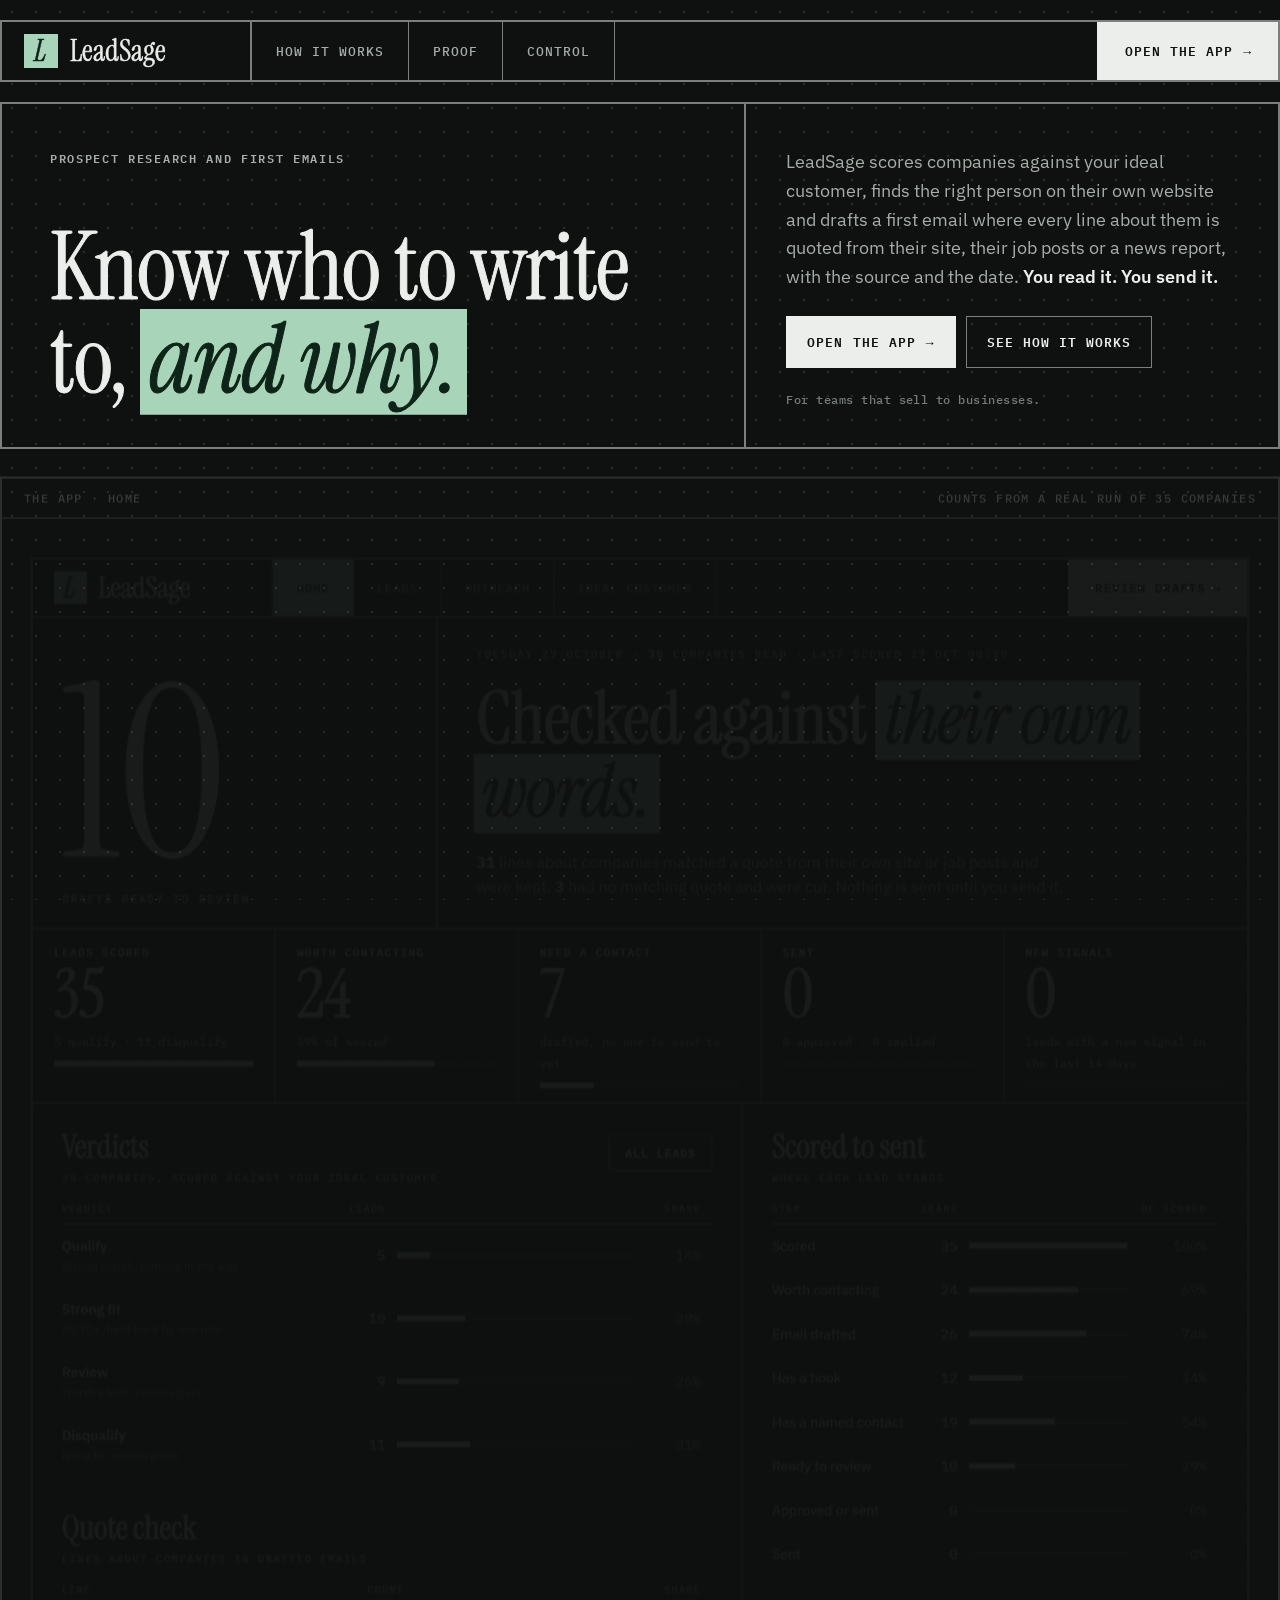
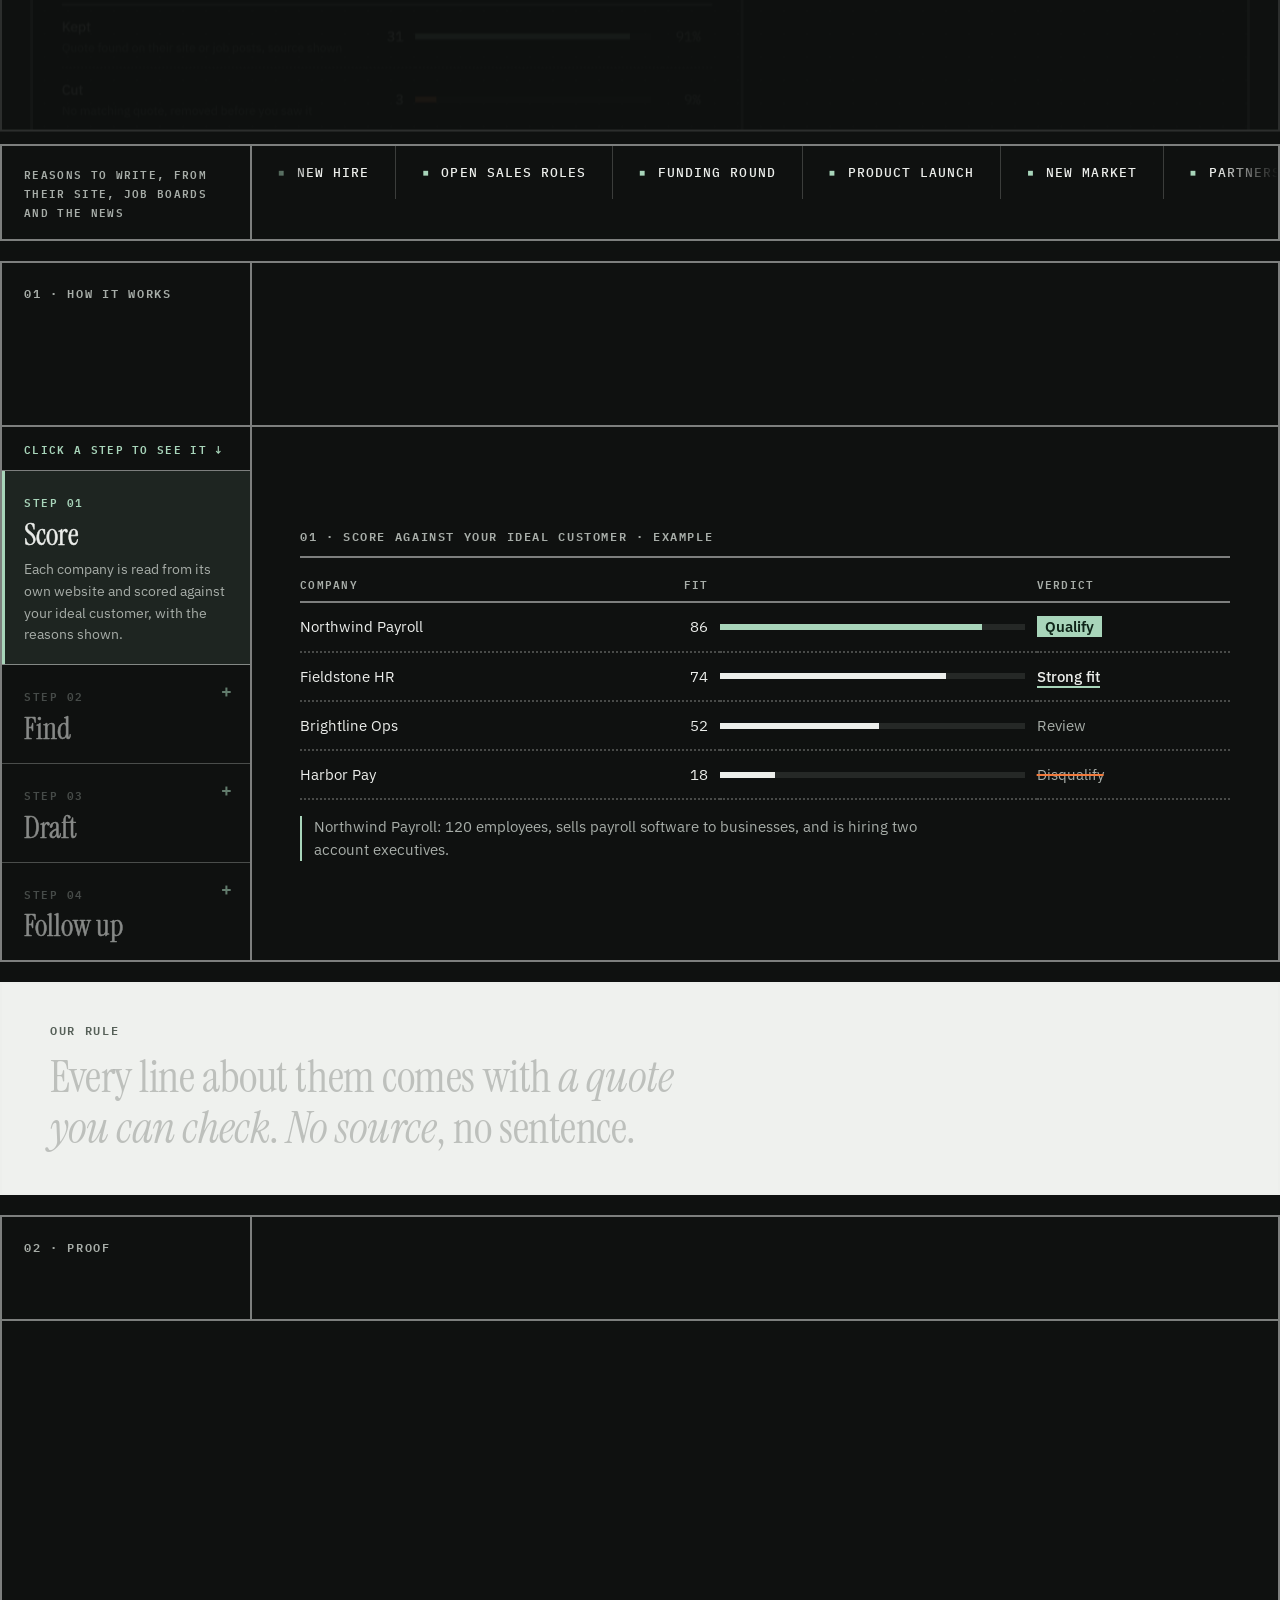
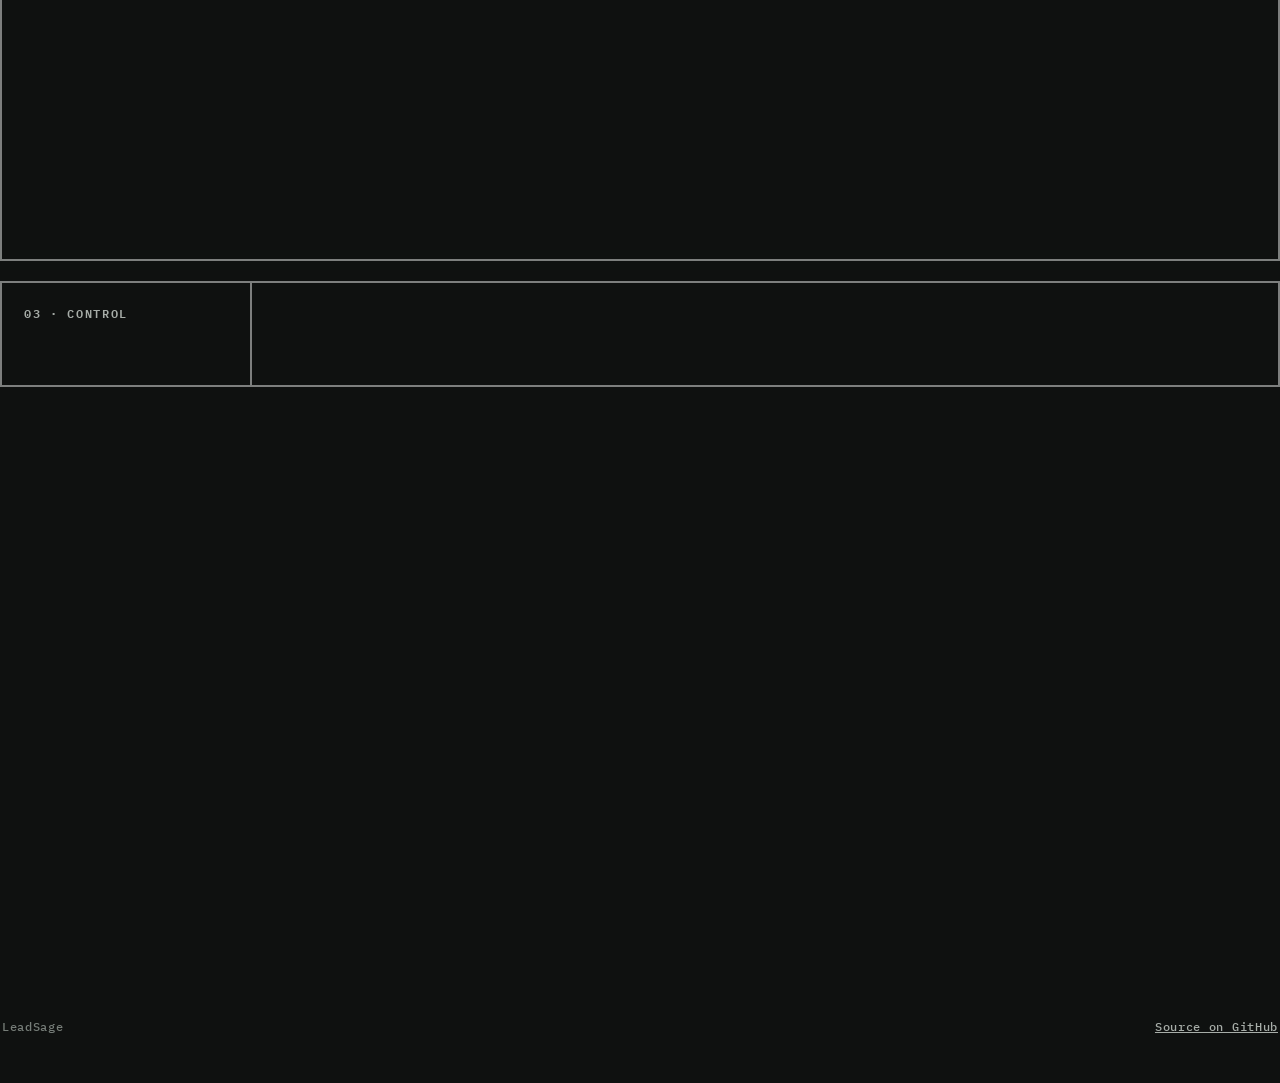
<file: site/index.html>
<!doctype html>
<html lang="en">
<head>
  <meta charset="utf-8">
  <meta name="viewport" content="width=device-width, initial-scale=1">
  <meta http-equiv="Content-Security-Policy" content="default-src 'self'; script-src 'self'; style-src 'self'; img-src 'self'; font-src 'self'; connect-src 'none'; object-src 'none'; base-uri 'none'; form-action 'none'">
  <meta name="referrer" content="no-referrer">
  <title>LeadSage</title>
  <meta name="description" content="LeadSage scores companies against your ideal customer, finds the right person on their own website and drafts a first email where every line about them is quoted from their site, their job posts or a news report.">
  <link rel="icon" href="assets/icon.svg" type="image/svg+xml">
  <link rel="preload" href="assets/fonts/instrument-serif-400.woff2" as="font" type="font/woff2" crossorigin>
  <link rel="stylesheet" href="assets/site.css">
</head>
<body>
<div class="bg" aria-hidden="true">
    <div class="dots"></div>
    <div class="spot"></div>
    <div class="spot core"></div>
  </div>
  <div class="nb">
    <header class="top" id="top">
      <a class="mark" href="#top" aria-label="LeadSage home"><i>L</i><span>LeadSage</span></a>
      <nav class="nav" id="pills" aria-label="Sections">
        <a href="#how">How it works</a>
        <a href="#proof">Proof</a>
        <a href="#control">Control</a>
      </nav>
      <a class="go" href="http://127.0.0.1:8000/">Open the app <span class="arr">&rarr;</span></a>
    </header>

    <main>
      <section class="hero band">
        <div class="h">
          <p class="kick">Prospect research and first emails</p>
          <h1 data-split>Know who to write to, <mark class="on">and why.</mark></h1>
        </div>
        <div class="s">
          <p class="lede">LeadSage scores companies against your ideal customer, finds the right person on their own website and drafts a first email where every line about them is quoted from their site, their job posts or a news report, with the source and the date. <b>You read it. You send it.</b></p>
          <div class="actions">
            <a class="btn" href="http://127.0.0.1:8000/">Open the app <span class="arr">&rarr;</span></a>
            <a class="btn line" href="#how">See how it works</a>
          </div>
          <p class="fine">For teams that sell to businesses.</p>
        </div>
      </section>

      <figure class="shot band reveal">
        <figcaption><span>The app · Home</span><span class="hide-sm">Counts from a real run of 35 companies</span></figcaption>
        <div class="frame"><img src="assets/app-home.webp" alt="The LeadSage app: drafts ready to review, lead counts, verdicts, the quote check and where each lead stands" width="2530" height="2456"></div>
      </figure>

      <section class="ticker band" aria-label="Reasons to write">
        <div class="lab">Reasons to write, from their site, job boards and the news</div>
        <div class="marquee"><div class="track"><span class="sig">New hire</span><span class="sig">Open sales roles</span><span class="sig">Funding round</span><span class="sig">Product launch</span><span class="sig">New market</span><span class="sig">Partnership</span><span class="sig">Event</span><span class="sig">Award</span><span class="sig" aria-hidden="true">New hire</span><span class="sig" aria-hidden="true">Open sales roles</span><span class="sig" aria-hidden="true">Funding round</span><span class="sig" aria-hidden="true">Product launch</span><span class="sig" aria-hidden="true">New market</span><span class="sig" aria-hidden="true">Partnership</span><span class="sig" aria-hidden="true">Event</span><span class="sig" aria-hidden="true">Award</span></div></div>
      </section>

      <div class="sechead" id="how">
        <div class="no">01 · How it works</div>
        <div class="t reveal"><h2>From a list of companies to an email <mark>you can stand behind.</mark></h2></div>
      </div>
      <section class="pin band" id="pin">
        <div class="stick">
          <div class="steps" id="steps">
            <p class="cue">Click a step to see it <span aria-hidden="true">&darr;</span></p>
            <div class="step is-on"><button type="button"><span class="num">STEP 01</span><b>Score</b><span class="more"><span><span class="desc">Each company is read from its own website and scored against your ideal customer, with the reasons shown.</span></span></span></button></div>
            <div class="step"><button type="button"><span class="num">STEP 02</span><b>Find</b><span class="more"><span><span class="desc">It reads the company's team and leadership pages for the person who runs sales. It gives you a name and a title, not an email address.</span></span></span></button></div>
            <div class="step"><button type="button"><span class="num">STEP 03</span><b>Draft</b><span class="more"><span><span class="desc">The first email opens with something timely, and every line about the company is quoted from their site, their job posts or a news report.</span></span></span></button></div>
            <div class="step"><button type="button"><span class="num">STEP 04</span><b>Follow up</b><span class="more"><span><span class="desc">Up to three follow-ups, 3, 7 and 14 days after the first email. Mark a reply and the sequence stops.</span></span></span></button></div>
          </div>

          <div class="stage" id="stage">
            <div class="scene on">
              <div class="scene-label">01 · Score against your ideal customer · Example</div>
              <table>
                <tr class="pop d-0"><th>Company</th><th class="r">Fit</th><th class="hide-sm wd-34p"></th><th>Verdict</th></tr>
                <tr class="pop d-0"><td>Northwind Payroll</td><td class="r num">86</td><td class="hide-sm"><div class="bar"><i class="hl bw-86 d-0"></i></div></td><td><span class="v-q">Qualify</span></td></tr>
                <tr class="pop d-1"><td>Fieldstone HR</td><td class="r num">74</td><td class="hide-sm"><div class="bar"><i class="bw-74 d-1"></i></div></td><td><span class="v-s">Strong fit</span></td></tr>
                <tr class="pop d-2"><td>Brightline Ops</td><td class="r num">52</td><td class="hide-sm"><div class="bar"><i class="bw-52 d-2"></i></div></td><td><span class="v-r">Review</span></td></tr>
                <tr class="pop d-3"><td>Harbor Pay</td><td class="r num">18</td><td class="hide-sm"><div class="bar"><i class="bw-18 d-3"></i></div></td><td><span class="v-d">Disqualify</span></td></tr>
              </table>
              <p class="why pop d-4">Northwind Payroll: 120 employees, sells payroll software to businesses, and is hiring two account executives.</p>
            </div>

            <div class="scene">
              <div class="scene-label">02 · Find the person who runs sales · Example</div>
              <table>
                <tr class="pop d-0"><th>Named on their site</th><th>Title</th><th></th></tr>
                <tr class="pop d-0"><td><b>Priya Rao</b></td><td>Head of Sales</td><td><span class="pill hl">Buyer match</span></td></tr>
                <tr class="pop d-1"><td>Dan Wu</td><td>Head of Engineering</td><td><span class="pill">Not a buyer</span></td></tr>
                <tr class="pop d-2"><td>Mei Tan</td><td>Office Manager</td><td><span class="pill">Not a buyer</span></td></tr>
              </table>
              <p class="src pop d-3">Read from northwind.example/leadership on 14 Oct 2026. The name and the title are both on the page.</p>
            </div>

            <div class="scene">
              <div class="scene-label">03 · Draft with every line quoted · Example</div>
              <div class="letter pop d-0">
                <div class="to"><span>To: Priya Rao</span><span>Hook: new sales roles</span></div>
                <p>Hi Priya,</p>
                <p><span class="hlx">You are hiring two account executives for your Singapore office.</span><sup>1</sup></p>
                <p>New reps spend their first weeks researching accounts. We research and qualify prospects and time the first message, so they start on warm conversations.</p>
                <p>How are you planning to get the new team ramped on prospecting?</p>
              </div>
              <p class="src pop d-2"><sup class="hl-ink">1</sup> northwind.example/careers · read 14 Oct 2026</p>
            </div>

            <div class="scene">
              <div class="scene-label">04 · Follow up, then stop</div>
              <div class="tl">
                <div class="first pop d-0"><b>Day 0</b><small>First email, sent by you</small></div>
                <div class="pop d-1"><b>Day 3</b><small>One new detail</small></div>
                <div class="pop d-2"><b>Day 7</b><small>Another new detail</small></div>
                <div class="pop d-3"><b>Day 14</b><small>Last note, and says so</small></div>
              </div>
              <p class="src pop d-4">Mark a reply and the sequence stops. Nothing goes out without your approval.</p>
            </div>
          </div>
        </div>
      </section>

      <section class="rule band" id="statement">
        <p class="kick">Our rule</p>
        <p class="statement" id="statementText">Every line about them comes with <span class="key">a quote you can check</span>. <span class="key">No source</span>, no sentence.</p>
      </section>

      <div class="sechead" id="proof">
        <div class="no">02 · Proof</div>
        <div class="t reveal"><h2>Every line about them <mark>has a source.</mark></h2></div>
      </div>
      <section class="proof band">
        <div class="txt reveal">
          <p class="lede">Every sentence about the company carries a quote. LeadSage checks that the quote is in the text it came from: their site, a job post or a news headline. If it is not, the sentence is cut.</p>
          <ul class="list">
            <li><strong>Exact quotes.</strong>The quote behind each sentence has to appear in its source word for word.</li>
            <li><strong>Names and numbers checked.</strong>A name, a place or a number in the sentence has to be in their text too.</li>
            <li><strong>Dated.</strong>Each line keeps the page it came from and the day it was read.</li>
          </ul>
        </div>
        <div class="demo reveal" id="demo">
          <div class="letter">
            <div class="to"><span>Example first email · Northwind Payroll</span><span>Draft</span></div>
            <p>Hi Priya,</p>
            <p><button type="button" class="cite on" data-k="a">You are opening an office in Singapore.</button> <button type="button" class="cite" data-k="b">Your team lists two open account executive roles.</button> <button type="button" class="cite cut" data-k="c">You recently won an industry award.</button></p>
            <p>New reps usually spend their first weeks researching accounts. We research and qualify prospects and time the first message.</p>
            <p>How are you planning to get the new team ramped on prospecting?</p>
          </div>
          <div class="source" id="source" aria-live="polite"></div>
          <p class="hint">Select a marked sentence to see where it came from.</p>
        </div>
      </section>

      <div class="sechead" id="control">
        <div class="no">03 · Control</div>
        <div class="t reveal"><h2>Nothing goes out <mark>without you.</mark></h2></div>
      </div>
      <section class="cells band reveal">
        <div class="cell i-0"><span class="idx">A</span><h3>You approve every email</h3><p>Nothing goes out until you approve the draft and click send. It leaves from your own mailbox, one email at a time, or you send it yourself.</p></div>
        <div class="cell i-1"><span class="idx">B</span><h3>Scoring stays on your machine</h3><p>Scoring and contact finding use a local model. Drafting can use a free cloud model or stay local.</p></div>
        <div class="cell i-2"><span class="idx">C</span><h3>Opt-out built in</h3><p>Every email ends with an opt-out line, and a do-not-contact list keeps a company out, even after rescoring.</p></div>
      </section>

      <section class="nums band reveal" aria-label="By design">
        <div><small>Sources</small><b><span data-to="1">1</span></b><p>for every line about a company</p></div>
        <div><small>Follow-ups</small><b><span data-to="3">3</span></b><p>at most, then it stops</p></div>
        <div><small>Sent without you</small><b><span data-to="0">0</span></b><p>every email waits for your click</p></div>
        <div><small>Words</small><b><span data-to="100">100</span></b><p>at most in a first email</p></div>
      </section>

      <section class="cta reveal">
        <div class="h"><p class="kick">Try it</p><h2>See it on <mark>your own leads.</mark></h2></div>
        <div class="s">
          <p class="lede">Open the app, add a list of companies and score them.</p>
          <div class="actions"><a class="btn" href="http://127.0.0.1:8000/">Open the app <span class="arr">&rarr;</span></a></div>
        </div>
      </section>
    </main>
  </div>

  <footer>
    <span>LeadSage</span>
    <button type="button" class="motion-toggle" id="motion" hidden>Play animations</button>
    <a href="https://github.com/Sp-dev5/LeadSage">Source on GitHub</a>
  </footer>

  <script src="assets/site.js"></script>
</body>
</html>
</file>
<file: site/assets/site.css>
@font-face { font-family: "Instrument Serif"; src: url("fonts/instrument-serif-400.woff2") format("woff2"); font-weight: 400; font-style: normal; font-display: swap; }
@font-face { font-family: "Instrument Serif"; src: url("fonts/instrument-serif-400-italic.woff2") format("woff2"); font-weight: 400; font-style: italic; font-display: swap; }
@font-face { font-family: "IBM Plex Sans"; src: url("fonts/ibm-plex-sans.woff2") format("woff2"); font-weight: 400 600; font-display: swap; }
@font-face { font-family: "IBM Plex Mono"; src: url("fonts/ibm-plex-mono-400.woff2") format("woff2"); font-weight: 400; font-display: swap; }
@font-face { font-family: "IBM Plex Mono"; src: url("fonts/ibm-plex-mono-500.woff2") format("woff2"); font-weight: 500; font-display: swap; }
@font-face { font-family: "IBM Plex Mono"; src: url("fonts/ibm-plex-mono-600.woff2") format("woff2"); font-weight: 600; font-display: swap; }

:root {
  --page: #0F1110; --raised: #161917; --panel-rgb: 15, 17, 16;
  --ink-rgb: 236, 238, 235; --hl-rgb: 168, 213, 186;
  --ink: #ECEEEB; --soft: #A7ADA8; --faint: #767D78;
  --rule: rgba(var(--ink-rgb), .5); --rule-soft: rgba(var(--ink-rgb), .2); --dot: rgba(var(--ink-rgb), .26);
  --pen: #F07A3C; --pen-dark: #C2531C;
  --card: #EFF1EE; --card-ink: #0F120F; --card-soft: #566058;
  --hl: #A8D5BA; --hl-ink: #0E2418; --hl-soft: rgba(var(--hl-rgb), .45);
  --spot-rgb: 168, 213, 186;
  --serif: "Instrument Serif", Georgia, serif; --sans: "IBM Plex Sans", system-ui, sans-serif; --mono: "IBM Plex Mono", ui-monospace, monospace;
  --ease: cubic-bezier(.2, .7, .2, 1);
  color-scheme: dark;
}
* { box-sizing: border-box; }
html { scroll-behavior: smooth; -webkit-text-size-adjust: 100%; }
body { margin: 0; color: var(--ink); font: 400 16px/1.55 var(--sans); background-color: var(--page); }
a { color: inherit; }
img { max-width: 100%; display: block; }
button { font: inherit; color: inherit; background: none; border: 0; padding: 0; cursor: pointer; text-align: left; }
::selection { background: var(--hl); color: var(--hl-ink); }
:focus-visible { outline: 2px solid var(--hl); outline-offset: 2px; }

.nb { max-width: 1320px; margin: 20px auto 0; }
.bg { position: fixed; inset: 0; z-index: -1; overflow: hidden; pointer-events: none; }
.bg .dots { position: absolute; inset: 0; background-image: radial-gradient(rgba(var(--ink-rgb), .12) 1.2px, transparent 1.3px); background-size: 24px 24px; }
.spot { position: absolute; inset: 0; pointer-events: none; background-image: radial-gradient(rgba(var(--spot-rgb), .8) 1.5px, transparent 1.6px); background-size: 24px 24px;
  -webkit-mask-image: radial-gradient(110px circle at var(--x, -999px) var(--y, -999px), #000 0%, rgba(0, 0, 0, .35) 55%, transparent 100%);
  mask-image: radial-gradient(110px circle at var(--x, -999px) var(--y, -999px), #000 0%, rgba(0, 0, 0, .35) 55%, transparent 100%); }
.spot.core { background-image: radial-gradient(rgba(var(--spot-rgb), 1) 2.8px, transparent 3px);
  -webkit-mask-image: radial-gradient(46px circle at var(--x, -999px) var(--y, -999px), #000 0%, #000 35%, transparent 100%);
  mask-image: radial-gradient(46px circle at var(--x, -999px) var(--y, -999px), #000 0%, #000 35%, transparent 100%); }
.spot { --x: var(--lx); --y: var(--ly); }

.band { border-bottom: 2px solid var(--rule); }
.pad { padding: 64px 48px; }
main > * { border-left: 2px solid var(--rule); border-right: 2px solid var(--rule); }
main > .hero, main > .shot, main > .ticker, main > .sechead, main > .rule, main > .nums, main > .cta { margin-top: 20px; border-top: 2px solid var(--rule); }
main > .cta { border-bottom: 2px solid var(--rule); }

.top { position: sticky; top: 0; z-index: 20; display: grid; grid-template-columns: 250px 1fr auto; border: 2px solid var(--rule); background: var(--page); }
.mark { display: flex; align-items: center; gap: 12px; padding: 12px 22px; border-right: 2px solid var(--rule); text-decoration: none; }
.mark i { display: grid; place-items: center; width: 34px; height: 34px; background: var(--hl); color: var(--hl-ink); font: italic 400 30px/1 var(--serif); -webkit-text-stroke: .5px currentColor; padding-right: 2px; }
.mark span { font: 400 30px/1 var(--serif); -webkit-text-stroke: .5px currentColor; }
.nav { display: flex; font: 500 12.5px var(--mono); text-transform: uppercase; letter-spacing: .08em; }
.nav a { display: flex; align-items: center; padding: 0 24px; border-right: 1px solid var(--rule); color: var(--soft); text-decoration: none; transition: background 160ms, color 160ms; }
.nav a:hover { color: var(--ink); background: rgba(var(--ink-rgb), .06); }
.nav a.is-on { background: var(--hl); color: var(--hl-ink); }
.go { display: flex; align-items: center; gap: 10px; padding: 0 26px; font: 600 13px var(--mono); text-transform: uppercase; letter-spacing: .08em; background: var(--ink); color: var(--card-ink); text-decoration: none; border-left: 2px solid var(--rule); transition: background 160ms; }
.go:hover { background: var(--hl); color: var(--hl-ink); }
.arr { display: inline-block; transition: transform 200ms var(--ease); }
a:hover .arr { transform: translateX(4px); }

.kick { margin: 0; font: 600 12px var(--mono); letter-spacing: .14em; text-transform: uppercase; color: var(--soft); }
h1 { margin: 0; font: 400 clamp(54px, 7.4vw, 104px)/.98 var(--serif); letter-spacing: -.015em; -webkit-text-stroke: 1px currentColor; }
h2 { margin: 0; font: 400 clamp(38px, 4.6vw, 62px)/1.02 var(--serif); letter-spacing: -.01em; -webkit-text-stroke: .8px currentColor; text-wrap: balance; }
h3 { margin: 0; font: 400 28px/1.15 var(--serif); -webkit-text-stroke: .5px currentColor; }
mark { background: none; font-style: italic; color: var(--hl-ink); padding: 0 .1em; margin: 0 -.03em; -webkit-box-decoration-break: clone; box-decoration-break: clone;
  background-image: linear-gradient(var(--hl), var(--hl)); background-repeat: no-repeat; background-size: 0% 86%; background-position: 0 62%; transition: background-size 1s var(--ease); }
.in mark, mark.on { background-size: 100% 86%; }
.lede { margin: 0; font-size: 18px; line-height: 1.6; color: var(--soft); max-width: 560px; }
.lede b { color: var(--ink); font-weight: 600; }
.fine { margin: 0; font: 500 12px var(--mono); color: var(--faint); letter-spacing: .04em; }

.btn { display: inline-flex; align-items: center; gap: 10px; font: 600 13px var(--mono); text-transform: uppercase; letter-spacing: .08em; padding: 14px 20px; border: 1px solid var(--ink); background: var(--ink); color: var(--card-ink); text-decoration: none; transition: background 150ms, color 150ms, border-color 150ms; }
.btn:hover { background: var(--hl); border-color: var(--hl); color: var(--hl-ink); }
.btn.line { background: transparent; color: var(--ink); border-color: var(--rule); }
.btn.line:hover { border-color: var(--hl); color: var(--hl); background: transparent; }
.actions { display: flex; flex-wrap: wrap; gap: 10px; }

.hero { display: grid; grid-template-columns: 7fr 5fr; }
.hero .h { padding: 44px 48px 40px; border-right: 2px solid var(--rule); display: grid; gap: 28px; align-content: space-between; }
.hero .s { padding: 44px 40px 40px; display: grid; gap: 24px; align-content: end; }
.w { display: inline-block; overflow: hidden; vertical-align: bottom; padding-bottom: .1em; margin-bottom: -.1em; }
.w > span { display: inline-block; transform: translateY(112%); animation: up 760ms var(--ease) forwards; animation-delay: calc(var(--i) * 70ms + 120ms); }
@keyframes up { to { transform: none; } }
.shot { border-top: 2px solid var(--rule); padding: 0; margin: 0; position: relative; }
.shot figcaption { display: flex; justify-content: space-between; gap: 16px; padding: 12px 22px; font: 500 11.5px var(--mono); text-transform: uppercase; letter-spacing: .12em; color: var(--soft); border-bottom: 1px solid var(--rule); }
.shot .frame { padding: 28px 28px 0; overflow: hidden; }
.shot img { width: 100%; height: auto; border: 1px solid var(--rule); border-bottom: 0; transform: translateY(18px); opacity: .0; transition: transform 1.1s var(--ease), opacity .9s ease; }
.shot.in img { transform: none; opacity: 1; }

.ticker { display: grid; grid-template-columns: 250px 1fr; }
.ticker .lab { padding: 18px 22px; border-right: 2px solid var(--rule); font: 600 11px var(--mono); text-transform: uppercase; letter-spacing: .12em; color: var(--soft); }
.marquee { overflow: hidden; -webkit-mask-image: linear-gradient(90deg, transparent, #000 6%, #000 94%, transparent); mask-image: linear-gradient(90deg, transparent, #000 6%, #000 94%, transparent); }
.track { display: flex; width: max-content; animation: slide 50s linear infinite; }
.marquee:hover .track { animation-play-state: paused; }
.sig { padding: 18px 26px; border-right: 1px solid var(--rule-soft); font: 500 13px var(--mono); text-transform: uppercase; letter-spacing: .08em; white-space: nowrap; }
.sig::before { content: "\25A0"; color: var(--hl); margin-right: 12px; font-size: 10px; vertical-align: 1px; }
@keyframes slide { to { transform: translateX(-50%); } }

.sechead { display: grid; grid-template-columns: 250px 1fr; border-bottom: 2px solid var(--rule); }
.sechead .no { padding: 20px 22px; border-right: 2px solid var(--rule); font: 600 12px var(--mono); letter-spacing: .14em; text-transform: uppercase; color: var(--soft); }
.sechead .t { padding: 20px 48px 22px; display: grid; gap: 14px; }

.pin { position: relative; }
.stick { display: grid; grid-template-columns: 250px 1fr; }
.steps { border-right: 2px solid var(--rule); }
.step:last-child button { border-bottom: 0; }
.step button { display: block; width: 100%; padding: 20px 22px; border-bottom: 1px solid var(--rule); transition: background 240ms, opacity 240ms, box-shadow 240ms; }
.step .num { font: 600 11px var(--mono); letter-spacing: .14em; color: var(--faint); }
.step b { display: block; font: 400 30px/1.1 var(--serif); -webkit-text-stroke: .5px currentColor; margin: 4px 0 0; }
.step .desc { display: block; font-size: 14px; color: var(--soft); padding-top: 8px; }
.more { display: grid; grid-template-rows: 1fr; overflow: hidden; }
.more > span { min-height: 0; }
.pin.tabbed .step button { opacity: .55; }
.pin.tabbed .step button:hover { opacity: .85; }
.pin.tabbed .step.is-on button { opacity: 1; background: rgba(var(--hl-rgb), .1); box-shadow: inset 3px 0 0 var(--hl); }
.pin.tabbed .step.is-on .num { color: var(--hl); }
.pin.tabbed .stick { min-height: 520px; }
.cue { display: none; margin: 0; padding: 12px 22px; border-bottom: 1px solid var(--rule); font: 600 11px var(--mono); letter-spacing: .12em; text-transform: uppercase; color: var(--hl); }
.pin.tabbed .cue { display: block; }
.pin.tabbed .step button { position: relative; cursor: pointer; }
.pin.tabbed .step:not(.is-on) button::after { content: "+"; position: absolute; right: 18px; top: 16px; font: 600 18px/1 var(--mono); color: var(--hl); }
.pin.tabbed .step button { padding-top: 18px; padding-bottom: 18px; }
.pin.tabbed .more { grid-template-rows: 0fr; transition: grid-template-rows 360ms var(--ease); }
.pin.tabbed .step.is-on .more { grid-template-rows: 1fr; }
.stage { padding: 36px 48px; display: grid; gap: 28px; }
.scene-label { font: 600 11.5px var(--mono); letter-spacing: .14em; text-transform: uppercase; color: var(--soft); margin-bottom: 16px; padding-bottom: 10px; border-bottom: 2px solid var(--rule); }
.pin.tabbed .stage { gap: 0; }
.pin.tabbed .scene { grid-area: 1 / 1; display: flex; flex-direction: column; justify-content: center; opacity: 0; visibility: hidden; transform: translateY(10px); transition: opacity 360ms ease, transform 440ms var(--ease), visibility 0s 440ms; }
.pin.tabbed .scene.on { opacity: 1; visibility: visible; transform: none; transition-delay: 0s; }
.pop { opacity: 0; transform: translateY(10px); transition: opacity 460ms ease, transform 540ms var(--ease); transition-delay: calc(var(--d, 0) * 120ms + 180ms); }
.scene.on .pop, .pin:not(.tabbed) .pop { opacity: 1; transform: none; }

table { width: 100%; border-collapse: collapse; font-size: 15px; }
th { text-align: left; font: 600 10.5px var(--mono); text-transform: uppercase; letter-spacing: .12em; color: var(--soft); padding: 0 12px 8px 0; border-bottom: 2px solid var(--rule); }
td { padding: 12px 12px 12px 0; border-bottom: 2px dotted var(--dot); font-variant-numeric: tabular-nums; }
.r { text-align: right; }
.num { font-family: var(--mono); }
.bar { height: 6px; background: rgba(var(--ink-rgb), .1); position: relative; min-width: 120px; }
.bar i { position: absolute; inset: 0 auto 0 0; width: 0; background: var(--ink); transition: width 900ms var(--ease); transition-delay: calc(var(--d, 0) * 120ms + 300ms); }
.bar i.hl { background: var(--hl); }
.scene.on .bar i, .pin:not(.tabbed) .bar i { width: var(--w); }
.v-q { background: var(--hl); color: var(--hl-ink); padding: 1px 8px; font-weight: 600; white-space: nowrap; }
.v-s { border-bottom: 2px solid var(--hl); font-weight: 500; white-space: nowrap; }
.v-r { color: var(--soft); }
.v-d { color: var(--soft); text-decoration: line-through; text-decoration-color: var(--pen); text-decoration-thickness: 2px; }
.why { margin: 16px 0 0; padding-left: 12px; border-left: 2px solid var(--hl); font-size: 14.5px; color: var(--soft); max-width: 640px; }
.pill { display: inline-block; font: 600 10.5px var(--mono); text-transform: uppercase; letter-spacing: .08em; padding: 1px 7px; border: 1px solid var(--rule); color: var(--soft); white-space: nowrap; }
.pill.hl { background: var(--hl); border-color: var(--hl); color: var(--hl-ink); }
.src { margin: 16px 0 0; font: 500 12.5px var(--mono); color: var(--soft); }

.letter { background: var(--card); color: var(--card-ink); padding: 22px 28px 14px; box-shadow: 0 1px 0 rgba(255, 255, 255, .08) inset, 0 16px 30px -18px #000; max-width: 640px; }
.letter .to { font: 500 12px var(--mono); color: var(--card-soft); letter-spacing: .06em; padding-bottom: 10px; margin-bottom: 14px; border-bottom: 1px solid rgba(15, 18, 15, .2); text-transform: uppercase; display: flex; justify-content: space-between; gap: 12px; flex-wrap: wrap; }
.letter p { margin: 0 0 12px; font-size: 16px; line-height: 1.6; }
.letter sup { font: 600 10.5px var(--mono); color: #2E6B48; margin-left: 2px; }
.hlx { background-image: linear-gradient(transparent 52%, var(--hl-soft) 52%, var(--hl-soft) 94%, transparent 94%); background-repeat: no-repeat; background-size: 0% 100%; transition: background-size 900ms var(--ease) 700ms; }
.scene.on .hlx, .pin:not(.tabbed) .hlx { background-size: 100% 100%; }

.tl { display: grid; grid-template-columns: repeat(4, 1fr); border: 1px solid var(--rule); }
.tl > div { padding: 16px 18px; border-right: 1px solid var(--rule); }
.tl > div:last-child { border-right: 0; }
.tl b { display: block; font: 400 40px/1 var(--serif); -webkit-text-stroke: .6px currentColor; }
.tl small { display: block; margin-top: 8px; font-size: 13.5px; color: var(--soft); }
.tl .first { background: rgba(var(--hl-rgb), .12); }

.rule { background: var(--card); color: var(--card-ink); padding: 36px 48px 40px; }
.rule .kick { color: var(--card-soft); }
.statement { margin: 12px 0 0; font: 400 clamp(30px, 3.5vw, 50px)/1.12 var(--serif); letter-spacing: -.01em; text-wrap: balance; }
.js .statement .sw { color: rgba(15, 18, 15, .22); transition: color 360ms ease, background-size 600ms var(--ease); }
.js .statement .sw.lit { color: var(--card-ink); }
.statement .key { background-image: linear-gradient(var(--hl), var(--hl)); background-repeat: no-repeat; background-position: 0 64%; background-size: 0% 80%; font-style: italic; }
.statement .key.lit { background-size: 100% 80%; }

.proof { display: grid; grid-template-columns: 5fr 7fr; }
.proof .txt { padding: 36px 40px; border-right: 2px solid var(--rule); display: grid; gap: 22px; align-content: start; }
.proof .demo { padding: 36px 40px; display: grid; gap: 18px; align-content: start; }
ul.list { margin: 0; padding: 0; list-style: none; border-top: 2px solid var(--rule); }
ul.list li { padding: 14px 0; border-bottom: 2px dotted var(--dot); color: var(--soft); font-size: 15.5px; }
ul.list li strong { color: var(--ink); font-weight: 600; display: block; }
.cite { display: inline; padding: 0 2px; border-bottom: 2px solid rgba(46, 107, 72, .5); transition: background 200ms; line-height: 1.6; }
.cite:hover, .cite.on { background: var(--hl-soft); }
.cite.cut { color: #6F766F; text-decoration: line-through; text-decoration-color: var(--pen-dark); text-decoration-thickness: 2px; border-bottom-color: transparent; }
.cite.cut.on { background: rgba(240, 122, 60, .18); }
.source { min-height: 92px; border: 1px solid var(--rule); padding: 14px 16px; font-size: 14.5px; color: var(--soft); transition: opacity 180ms, transform 180ms; max-width: 640px; }
.source b { color: var(--ink); font-weight: 600; }
.source .state { display: inline-block; font: 600 10.5px var(--mono); text-transform: uppercase; letter-spacing: .08em; padding: 2px 8px; background: var(--hl); color: var(--hl-ink); margin-bottom: 8px; }
.source.is-cut { border-color: var(--pen); }
.source.is-cut .state { background: transparent; color: var(--pen); border: 1px solid var(--pen); padding: 1px 7px; }
.source.swap { opacity: 0; transform: translateY(6px); }
.hint { margin: 0; font: 500 12px var(--mono); color: var(--faint); }

.cells { display: grid; grid-template-columns: repeat(3, 1fr); }
.cell { padding: 26px 28px 28px; border-right: 1px solid var(--rule); display: grid; gap: 12px; align-content: start; }
.cell:last-child { border-right: 0; }
.cell .idx { font: 600 11px var(--mono); letter-spacing: .14em; color: var(--faint); }
.cell p { margin: 0; color: var(--soft); font-size: 15.5px; }

.nums { display: grid; grid-template-columns: repeat(4, 1fr); }
.nums > div { padding: 22px 26px 26px; border-right: 1px solid var(--rule); }
.nums > div:last-child { border-right: 0; }
.nums small { display: block; font: 600 11.5px var(--mono); text-transform: uppercase; letter-spacing: .12em; color: var(--ink); }
.nums b { display: block; font: 400 88px/1.02 var(--serif); -webkit-text-stroke: 1px currentColor; font-weight: 400; margin-top: 4px; }
.nums p { margin: 6px 0 0; font: 500 12.5px var(--mono); color: var(--soft); }

.cta { display: grid; grid-template-columns: 7fr 5fr; }
.cta .h { padding: 40px 48px; border-right: 2px solid var(--rule); display: grid; gap: 16px; }
.cta .s { padding: 40px 40px; display: grid; gap: 18px; align-content: center; }

footer { max-width: 1320px; margin: 0 auto 30px; display: flex; justify-content: space-between; align-items: center; gap: 16px; flex-wrap: wrap; padding: 14px 2px; font: 500 11.5px var(--mono); color: var(--faint); letter-spacing: .06em; }
footer a { color: var(--soft); display: inline-flex; align-items: center; min-height: 24px; }
.motion-toggle { font: 500 11.5px var(--mono); color: var(--soft); border: 1px solid var(--rule-soft); padding: 6px 12px; }
.motion-toggle:hover { color: var(--ink); border-color: var(--hl); }

.js .reveal { opacity: 0; transform: translateY(18px); transition: opacity 700ms ease, transform 760ms var(--ease); }
.js .reveal.in { opacity: 1; transform: none; }
.js .reveal .cell { opacity: 0; transform: translateY(12px); transition: opacity 600ms ease, transform 700ms var(--ease); transition-delay: calc(var(--i, 0) * 110ms + 150ms); }
.js .reveal.in .cell { opacity: 1; transform: none; }

@media (max-width: 1000px) {
  .hero, .proof, .cta { grid-template-columns: 1fr; }
  .hero .h, .proof .txt, .cta .h { border-right: 0; border-bottom: 2px solid var(--rule); }
  .stick, .sechead, .ticker { grid-template-columns: 1fr; }
  .sechead .no, .ticker .lab { border-right: 0; border-bottom: 1px solid var(--rule); padding: 14px 22px; }
  .steps { border-right: 0; border-bottom: 2px solid var(--rule); }
  .cells { grid-template-columns: 1fr; }
  .cell { border-right: 0; border-bottom: 1px solid var(--rule); }
  .nums { grid-template-columns: 1fr 1fr; }
  .nums > div:nth-child(2n) { border-right: 0; }
  .nums > div { border-bottom: 1px solid var(--rule); }
}
@media (max-width: 720px) {
  .nb { margin: 0; }
  main > *, .top { border-left: 0; border-right: 0; }
  .top { grid-template-columns: 1fr auto; }
  .mark { border-right: 0; padding: 10px 16px; }
  .mark span { font-size: 26px; }
  .nav { display: none; }
  .go { padding: 0 16px; font-size: 11px; }
  .hero .h, .hero .s, .sechead .t, .stage, .proof .txt, .proof .demo, .cta .h, .cta .s, .rule { padding: 34px 18px; }
  .shot .frame { padding: 16px 16px 0; }
  .shot figcaption { padding: 10px 16px; }
  .tl { grid-template-columns: 1fr 1fr; }
  .tl > div:nth-child(2) { border-right: 0; }
  .tl > div:nth-child(-n+2) { border-bottom: 1px solid var(--rule); }
  .nums b { font-size: 60px; }
  .nums > div { padding: 16px 18px; }
  .cell { padding: 26px 18px; }
  .hide-sm { display: none; }
  .letter { padding: 18px 18px 10px; }
  footer { margin: 0 18px 24px; }
}

@media (prefers-reduced-motion: reduce) {
  html:not([data-motion="on"]) { scroll-behavior: auto; }
  html:not([data-motion="on"]) .w > span { animation: none; transform: none; }
  html:not([data-motion="on"]).js .reveal, html:not([data-motion="on"]).js .reveal .cell, html:not([data-motion="on"]) .pop, html:not([data-motion="on"]) .shot img { transform: none; transition: opacity 500ms ease; }
  html:not([data-motion="on"]) .bar i, html:not([data-motion="on"]) .hlx, html:not([data-motion="on"]) mark { transition: none; }
  html:not([data-motion="on"]) .track { animation: none; width: auto; flex-wrap: wrap; }
  html:not([data-motion="on"]) .track [aria-hidden="true"] { display: none; }
  html:not([data-motion="on"]) .marquee { -webkit-mask-image: none; mask-image: none; }
  html:not([data-motion="on"]) a:hover .arr { transform: none; }
}
.d-0 { --d: 0; }
.d-1 { --d: 1; }
.d-2 { --d: 2; }
.d-3 { --d: 3; }
.d-4 { --d: 4; }
.i-0 { --i: 0; }
.i-1 { --i: 1; }
.i-2 { --i: 2; }
.bw-18 { --w: 18%; }
.bw-52 { --w: 52%; }
.bw-74 { --w: 74%; }
.bw-86 { --w: 86%; }
.hl-ink { color: var(--hl) !important; }
.wd-34p { width: 34% !important; }
</file>
